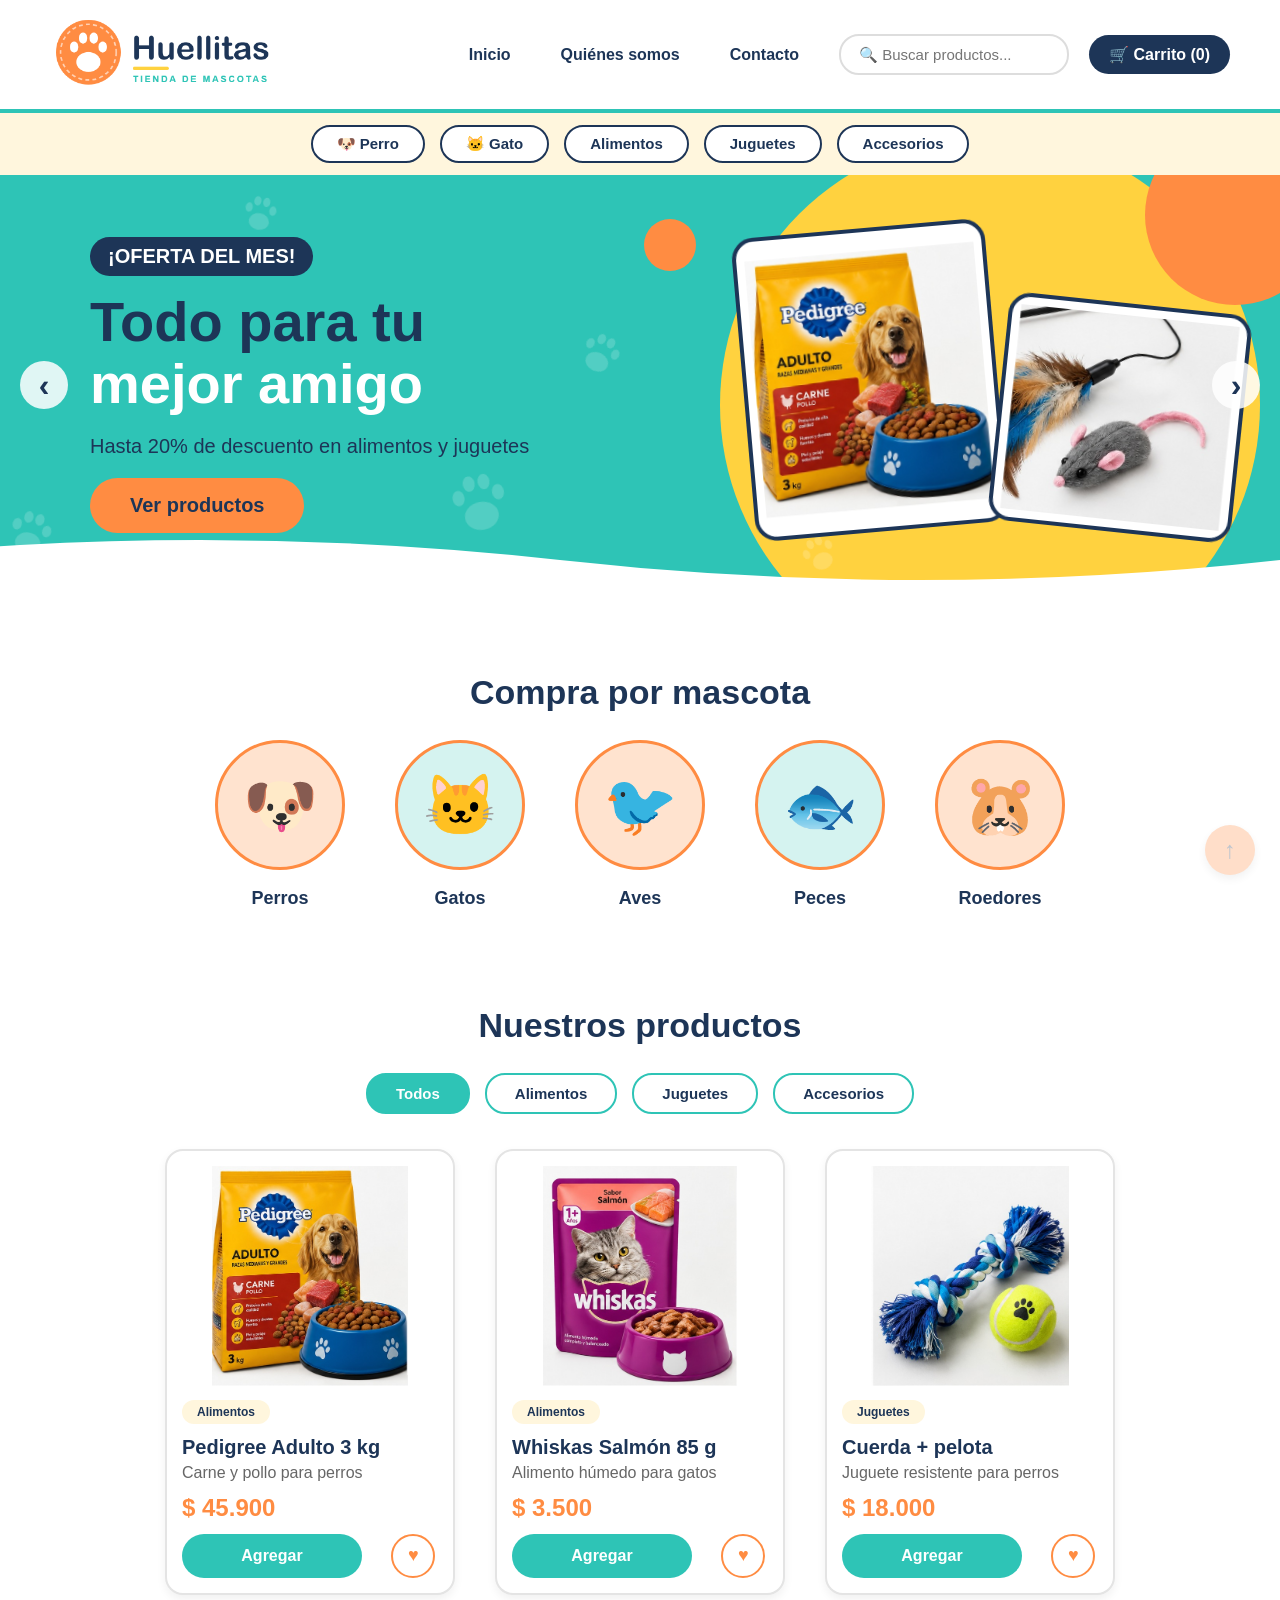
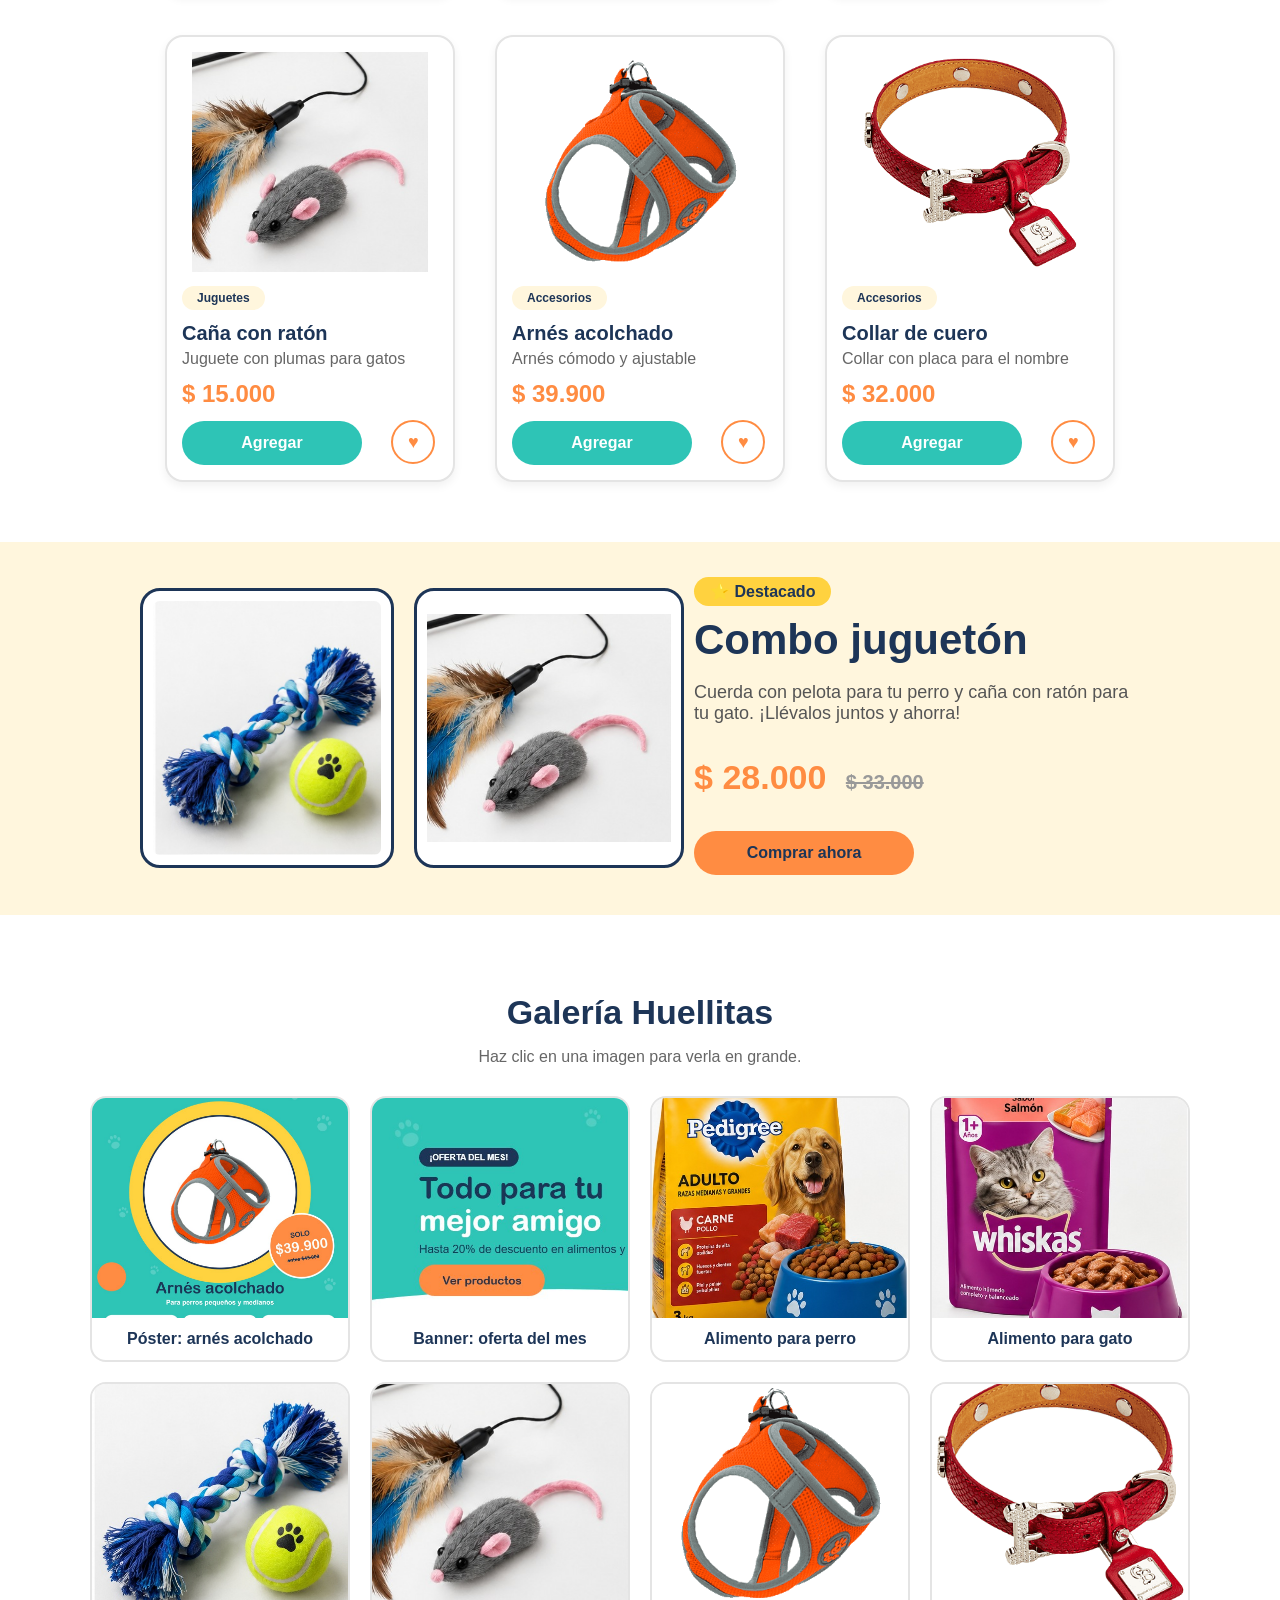
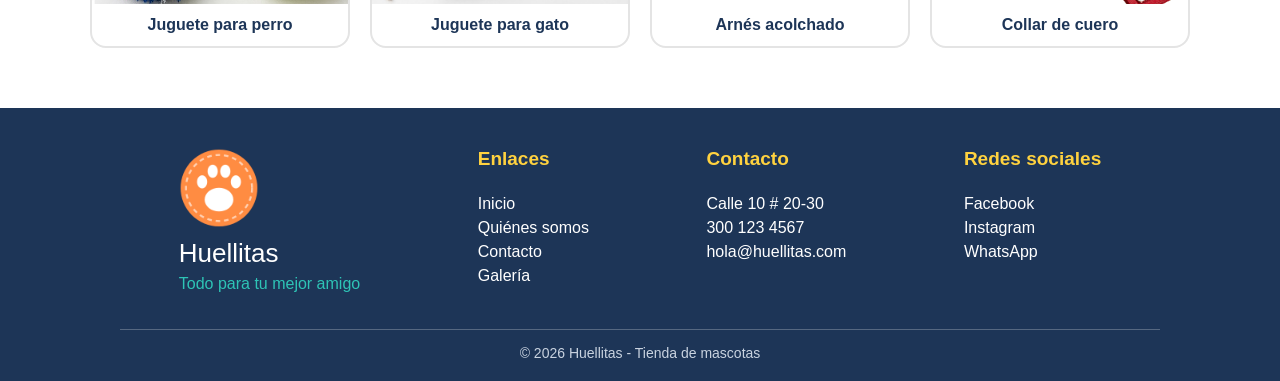
<file: index.html>
<!DOCTYPE html>
<html lang="es">
<head>
    <meta charset="UTF-8">
    <meta name="viewport" content="width=device-width, initial-scale=1.0">
    <title>Huellitas - Tienda de mascotas</title>

    <!-- Icono de la pestaña -->
    <link rel="icon" href="imagenes/logo2.png">

    <!-- Hoja de estilos -->
    <link rel="stylesheet" href="CSS/estilos.css">
</head>
<body>

    <!-- ===== ENCABEZADO ===== -->
    <header class="encabezado">
        <a href="index.html">
            <img src="imagenes/logo1.png" alt="Logo de Huellitas" class="logo">
        </a>

        <!-- Botón hamburguesa (solo se ve en tablet y celular) -->
        <button id="botonMenu" class="boton-menu">☰</button>

        <!-- Menú -->
        <nav id="menu" class="menu">
            <a href="file/inicio.html">Inicio</a>
            <a href="file/quienes-somos.html">Quiénes somos</a>
            <a href="file/contacto.html">Contacto</a>

            <!-- Buscador de productos -->
            <input type="search" id="buscador" class="buscador" placeholder="🔍 Buscar productos..." aria-label="Buscar productos">

            <span class="carrito">🛒 Carrito (<span id="contadorCarrito">0</span>)</span>
        </nav>
    </header>

    <!-- ===== BARRA DE CATEGORÍAS ===== -->
    <nav class="barra-categorias">
        <a href="#productos" class="enlace-categoria" data-categoria="perro">🐶 Perro</a>
        <a href="#productos" class="enlace-categoria" data-categoria="gato">🐱 Gato</a>
        <a href="#productos" class="enlace-categoria" data-categoria="alimentos">Alimentos</a>
        <a href="#productos" class="enlace-categoria" data-categoria="juguetes">Juguetes</a>
        <a href="#productos" class="enlace-categoria" data-categoria="accesorios">Accesorios</a>
    </nav>

    <main>

        <!-- ===== BANNER (con 3 mensajes que cambian con las flechas) ===== -->
        <section class="banner">
            <button id="flechaIzquierda" class="flecha-banner flecha-izquierda" aria-label="Mensaje anterior">‹</button>

            <!-- Mensaje 1 -->
            <div class="banner-texto slide slide-inicial">
                <p class="etiqueta-oferta">¡OFERTA DEL MES!</p>
                <h1>Todo para tu <span>mejor amigo</span></h1>
                <p>Hasta 20% de descuento en alimentos y juguetes</p>
                <a href="#productos" class="boton-banner">Ver productos</a>
            </div>

            <!-- Mensaje 2 -->
            <div class="banner-texto slide">
                <p class="etiqueta-oferta">¡NUEVO!</p>
                <h2>Paseos más <span>cómodos</span></h2>
                <p>Arnés acolchado por solo $ 39.900</p>
                <a href="#foto1" class="boton-banner">Ver póster</a>
            </div>

            <!-- Mensaje 3 -->
            <div class="banner-texto slide">
                <p class="etiqueta-oferta">⭐ COMBO</p>
                <h2>Combo <span>juguetón</span></h2>
                <p>Cuerda + caña con ratón por $ 28.000</p>
                <a href="#destacado" class="boton-banner">Ver combo</a>
            </div>

            <button id="flechaDerecha" class="flecha-banner flecha-derecha" aria-label="Mensaje siguiente">›</button>
        </section>

        <!-- ===== COMPRA POR MASCOTA ===== -->
        <section class="mascotas">
            <h2>Compra por mascota</h2>
            <div class="lista-mascotas">
                <div class="mascota">
                    <div class="circulo-mascota">🐶</div>
                    <p>Perros</p>
                </div>
                <div class="mascota">
                    <div class="circulo-mascota">🐱</div>
                    <p>Gatos</p>
                </div>
                <div class="mascota">
                    <div class="circulo-mascota">🐦</div>
                    <p>Aves</p>
                </div>
                <div class="mascota">
                    <div class="circulo-mascota">🐟</div>
                    <p>Peces</p>
                </div>
                <div class="mascota">
                    <div class="circulo-mascota">🐹</div>
                    <p>Roedores</p>
                </div>
            </div>
        </section>

        <!-- ===== PRODUCTOS ===== -->
        <section id="productos" class="productos">
            <h2>Nuestros productos</h2>

            <!-- Botones para filtrar -->
            <div class="filtros">
                <button class="boton-filtro activo" data-categoria="todos">Todos</button>
                <button class="boton-filtro" data-categoria="alimentos">Alimentos</button>
                <button class="boton-filtro" data-categoria="juguetes">Juguetes</button>
                <button class="boton-filtro" data-categoria="accesorios">Accesorios</button>
            </div>

            <!-- Tarjetas de productos (la 2.ª clase es la categoría y la 3.ª la mascota) -->
            <div class="lista-productos">

                <article class="tarjeta-producto alimentos perro">
                    <img src="imagenes/alimento-perro.jpg" alt="Alimento Pedigree para perro">
                    <span class="categoria">Alimentos</span>
                    <h3>Pedigree Adulto 3 kg</h3>
                    <p>Carne y pollo para perros</p>
                    <p class="precio">$ 45.900</p>
                    <button class="boton-agregar">Agregar</button>
                    <button class="boton-favorito">♥</button>
                </article>

                <article class="tarjeta-producto alimentos gato">
                    <img src="imagenes/alimento-gato.jpg" alt="Alimento Whiskas para gato">
                    <span class="categoria">Alimentos</span>
                    <h3>Whiskas Salmón 85 g</h3>
                    <p>Alimento húmedo para gatos</p>
                    <p class="precio">$ 3.500</p>
                    <button class="boton-agregar">Agregar</button>
                    <button class="boton-favorito">♥</button>
                </article>

                <article class="tarjeta-producto juguetes perro">
                    <img src="imagenes/juguete-perro.jpg" alt="Cuerda y pelota para perro">
                    <span class="categoria">Juguetes</span>
                    <h3>Cuerda + pelota</h3>
                    <p>Juguete resistente para perros</p>
                    <p class="precio">$ 18.000</p>
                    <button class="boton-agregar">Agregar</button>
                    <button class="boton-favorito">♥</button>
                </article>

                <article class="tarjeta-producto juguetes gato">
                    <img src="imagenes/juguete-gato.jpg" alt="Caña con ratón para gato">
                    <span class="categoria">Juguetes</span>
                    <h3>Caña con ratón</h3>
                    <p>Juguete con plumas para gatos</p>
                    <p class="precio">$ 15.000</p>
                    <button class="boton-agregar">Agregar</button>
                    <button class="boton-favorito">♥</button>
                </article>

                <article class="tarjeta-producto accesorios perro">
                    <img src="imagenes/accesorio-arnes.png" alt="Arnés naranja para perro">
                    <span class="categoria">Accesorios</span>
                    <h3>Arnés acolchado</h3>
                    <p>Arnés cómodo y ajustable</p>
                    <p class="precio">$ 39.900</p>
                    <button class="boton-agregar">Agregar</button>
                    <button class="boton-favorito">♥</button>
                </article>

                <article class="tarjeta-producto accesorios perro">
                    <img src="imagenes/accesorio-collar.png" alt="Collar rojo de cuero">
                    <span class="categoria">Accesorios</span>
                    <h3>Collar de cuero</h3>
                    <p>Collar con placa para el nombre</p>
                    <p class="precio">$ 32.000</p>
                    <button class="boton-agregar">Agregar</button>
                    <button class="boton-favorito">♥</button>
                </article>

            </div>

            <!-- Mensaje que aparece si el buscador no encuentra nada -->
            <p id="sinResultados" class="sin-resultados">😿 No encontramos productos con ese nombre.</p>
        </section>

        <!-- ===== PRODUCTO DESTACADO ===== -->
        <section id="destacado" class="destacado">
            <div class="destacado-imagenes">
                <img src="imagenes/juguete-perro.jpg" alt="Cuerda y pelota">
                <img src="imagenes/juguete-gato.jpg" alt="Caña con ratón">
            </div>
            <div class="destacado-texto">
                <span class="etiqueta-destacado">⭐ Destacado</span>
                <h2>Combo juguetón</h2>
                <p>Cuerda con pelota para tu perro y caña con ratón para tu gato.
                   ¡Llévalos juntos y ahorra!</p>
                <p class="precio">$ 28.000 <span class="precio-antes">$ 33.000</span></p>
                <button class="boton-agregar boton-comprar">Comprar ahora</button>
            </div>
        </section>

        <!-- ===== GALERÍA DE IMÁGENES ===== -->
        <section id="galeria" class="galeria">
            <h2>Galería Huellitas</h2>
            <p>Haz clic en una imagen para verla en grande.</p>

            <!-- Miniaturas: cada una es un enlace a su ventana (#foto1, #foto2...) -->
            <div class="lista-galeria">
                <a href="#foto1" class="miniatura">
                    <figure>
                        <img src="imagenes/poster.jpg" alt="Póster del arnés acolchado">
                        <figcaption>Póster: arnés acolchado</figcaption>
                    </figure>
                </a>
                <a href="#foto2" class="miniatura">
                    <figure>
                        <img src="imagenes/banner-completo.jpg" alt="Banner de la oferta del mes" class="imagen-ancha">
                        <figcaption>Banner: oferta del mes</figcaption>
                    </figure>
                </a>
                <a href="#foto3" class="miniatura">
                    <figure>
                        <img src="imagenes/alimento-perro.jpg" alt="Alimento para perro">
                        <figcaption>Alimento para perro</figcaption>
                    </figure>
                </a>
                <a href="#foto4" class="miniatura">
                    <figure>
                        <img src="imagenes/alimento-gato.jpg" alt="Alimento para gato">
                        <figcaption>Alimento para gato</figcaption>
                    </figure>
                </a>
                <a href="#foto5" class="miniatura">
                    <figure>
                        <img src="imagenes/juguete-perro.jpg" alt="Juguete para perro">
                        <figcaption>Juguete para perro</figcaption>
                    </figure>
                </a>
                <a href="#foto6" class="miniatura">
                    <figure>
                        <img src="imagenes/juguete-gato.jpg" alt="Juguete para gato">
                        <figcaption>Juguete para gato</figcaption>
                    </figure>
                </a>
                <a href="#foto7" class="miniatura">
                    <figure>
                        <img src="imagenes/accesorio-arnes.png" alt="Arnés acolchado">
                        <figcaption>Arnés acolchado</figcaption>
                    </figure>
                </a>
                <a href="#foto8" class="miniatura">
                    <figure>
                        <img src="imagenes/accesorio-collar.png" alt="Collar de cuero">
                        <figcaption>Collar de cuero</figcaption>
                    </figure>
                </a>
            </div>
        </section>

    </main>

    <!-- ===== LIGHTBOX (solo HTML y CSS) =====
         Cada ventana está oculta. Cuando la dirección termina en #foto1,
         el CSS (:target) muestra la ventana con id="foto1". -->
    <div id="foto1" class="lightbox">
        <a href="#galeria" class="lightbox-fondo" aria-label="Cerrar"></a>
        <figure class="lightbox-contenido">
            <img src="imagenes/poster.jpg" alt="Póster del arnés acolchado">
            <figcaption>Póster: arnés acolchado</figcaption>
        </figure>
        <a href="#galeria" class="lightbox-cerrar" aria-label="Cerrar">✕</a>
        <a href="#foto8" class="lightbox-flecha anterior" aria-label="Anterior">‹</a>
        <a href="#foto2" class="lightbox-flecha siguiente" aria-label="Siguiente">›</a>
    </div>

    <div id="foto2" class="lightbox">
        <a href="#galeria" class="lightbox-fondo" aria-label="Cerrar"></a>
        <figure class="lightbox-contenido">
            <img src="imagenes/banner-completo.jpg" alt="Banner de la oferta del mes">
            <figcaption>Banner: oferta del mes</figcaption>
        </figure>
        <a href="#galeria" class="lightbox-cerrar" aria-label="Cerrar">✕</a>
        <a href="#foto1" class="lightbox-flecha anterior" aria-label="Anterior">‹</a>
        <a href="#foto3" class="lightbox-flecha siguiente" aria-label="Siguiente">›</a>
    </div>

    <div id="foto3" class="lightbox">
        <a href="#galeria" class="lightbox-fondo" aria-label="Cerrar"></a>
        <figure class="lightbox-contenido">
            <img src="imagenes/alimento-perro.jpg" alt="Alimento para perro">
            <figcaption>Alimento para perro</figcaption>
        </figure>
        <a href="#galeria" class="lightbox-cerrar" aria-label="Cerrar">✕</a>
        <a href="#foto2" class="lightbox-flecha anterior" aria-label="Anterior">‹</a>
        <a href="#foto4" class="lightbox-flecha siguiente" aria-label="Siguiente">›</a>
    </div>

    <div id="foto4" class="lightbox">
        <a href="#galeria" class="lightbox-fondo" aria-label="Cerrar"></a>
        <figure class="lightbox-contenido">
            <img src="imagenes/alimento-gato.jpg" alt="Alimento para gato">
            <figcaption>Alimento para gato</figcaption>
        </figure>
        <a href="#galeria" class="lightbox-cerrar" aria-label="Cerrar">✕</a>
        <a href="#foto3" class="lightbox-flecha anterior" aria-label="Anterior">‹</a>
        <a href="#foto5" class="lightbox-flecha siguiente" aria-label="Siguiente">›</a>
    </div>

    <div id="foto5" class="lightbox">
        <a href="#galeria" class="lightbox-fondo" aria-label="Cerrar"></a>
        <figure class="lightbox-contenido">
            <img src="imagenes/juguete-perro.jpg" alt="Juguete para perro">
            <figcaption>Juguete para perro</figcaption>
        </figure>
        <a href="#galeria" class="lightbox-cerrar" aria-label="Cerrar">✕</a>
        <a href="#foto4" class="lightbox-flecha anterior" aria-label="Anterior">‹</a>
        <a href="#foto6" class="lightbox-flecha siguiente" aria-label="Siguiente">›</a>
    </div>

    <div id="foto6" class="lightbox">
        <a href="#galeria" class="lightbox-fondo" aria-label="Cerrar"></a>
        <figure class="lightbox-contenido">
            <img src="imagenes/juguete-gato.jpg" alt="Juguete para gato">
            <figcaption>Juguete para gato</figcaption>
        </figure>
        <a href="#galeria" class="lightbox-cerrar" aria-label="Cerrar">✕</a>
        <a href="#foto5" class="lightbox-flecha anterior" aria-label="Anterior">‹</a>
        <a href="#foto7" class="lightbox-flecha siguiente" aria-label="Siguiente">›</a>
    </div>

    <div id="foto7" class="lightbox">
        <a href="#galeria" class="lightbox-fondo" aria-label="Cerrar"></a>
        <figure class="lightbox-contenido">
            <img src="imagenes/accesorio-arnes.png" alt="Arnés acolchado">
            <figcaption>Arnés acolchado</figcaption>
        </figure>
        <a href="#galeria" class="lightbox-cerrar" aria-label="Cerrar">✕</a>
        <a href="#foto6" class="lightbox-flecha anterior" aria-label="Anterior">‹</a>
        <a href="#foto8" class="lightbox-flecha siguiente" aria-label="Siguiente">›</a>
    </div>

    <div id="foto8" class="lightbox">
        <a href="#galeria" class="lightbox-fondo" aria-label="Cerrar"></a>
        <figure class="lightbox-contenido">
            <img src="imagenes/accesorio-collar.png" alt="Collar de cuero">
            <figcaption>Collar de cuero</figcaption>
        </figure>
        <a href="#galeria" class="lightbox-cerrar" aria-label="Cerrar">✕</a>
        <a href="#foto7" class="lightbox-flecha anterior" aria-label="Anterior">‹</a>
        <a href="#foto1" class="lightbox-flecha siguiente" aria-label="Siguiente">›</a>
    </div>

    <!-- ===== FOOTER ===== -->
    <footer class="footer">
        <div class="footer-columna">
            <img src="imagenes/logo2.png" alt="Huella de Huellitas" class="logo-footer">
            <p class="footer-nombre">Huellitas</p>
            <p class="footer-lema">Todo para tu mejor amigo</p>
        </div>
        <div class="footer-columna">
            <h4>Enlaces</h4>
            <a href="file/inicio.html">Inicio</a>
            <a href="file/quienes-somos.html">Quiénes somos</a>
            <a href="file/contacto.html">Contacto</a>
            <a href="#galeria">Galería</a>
        </div>
        <div class="footer-columna">
            <h4>Contacto</h4>
            <p>Calle 10 # 20-30</p>
            <p>300 123 4567</p>
            <p>hola@huellitas.com</p>
        </div>
        <div class="footer-columna">
            <h4>Redes sociales</h4>
            <p>Facebook</p>
            <p>Instagram</p>
            <p>WhatsApp</p>
        </div>
        <p class="copyright">© 2026 Huellitas - Tienda de mascotas</p>
    </footer>

    <!-- Botón para volver arriba -->
    <button id="botonArriba" class="boton-arriba">↑</button>

    <!-- Scripts: primero jQuery y después nuestro código -->
    <script src="js/jquery.min.js"></script>
    <script src="js/script.js"></script>
</body>
</html>
</file>
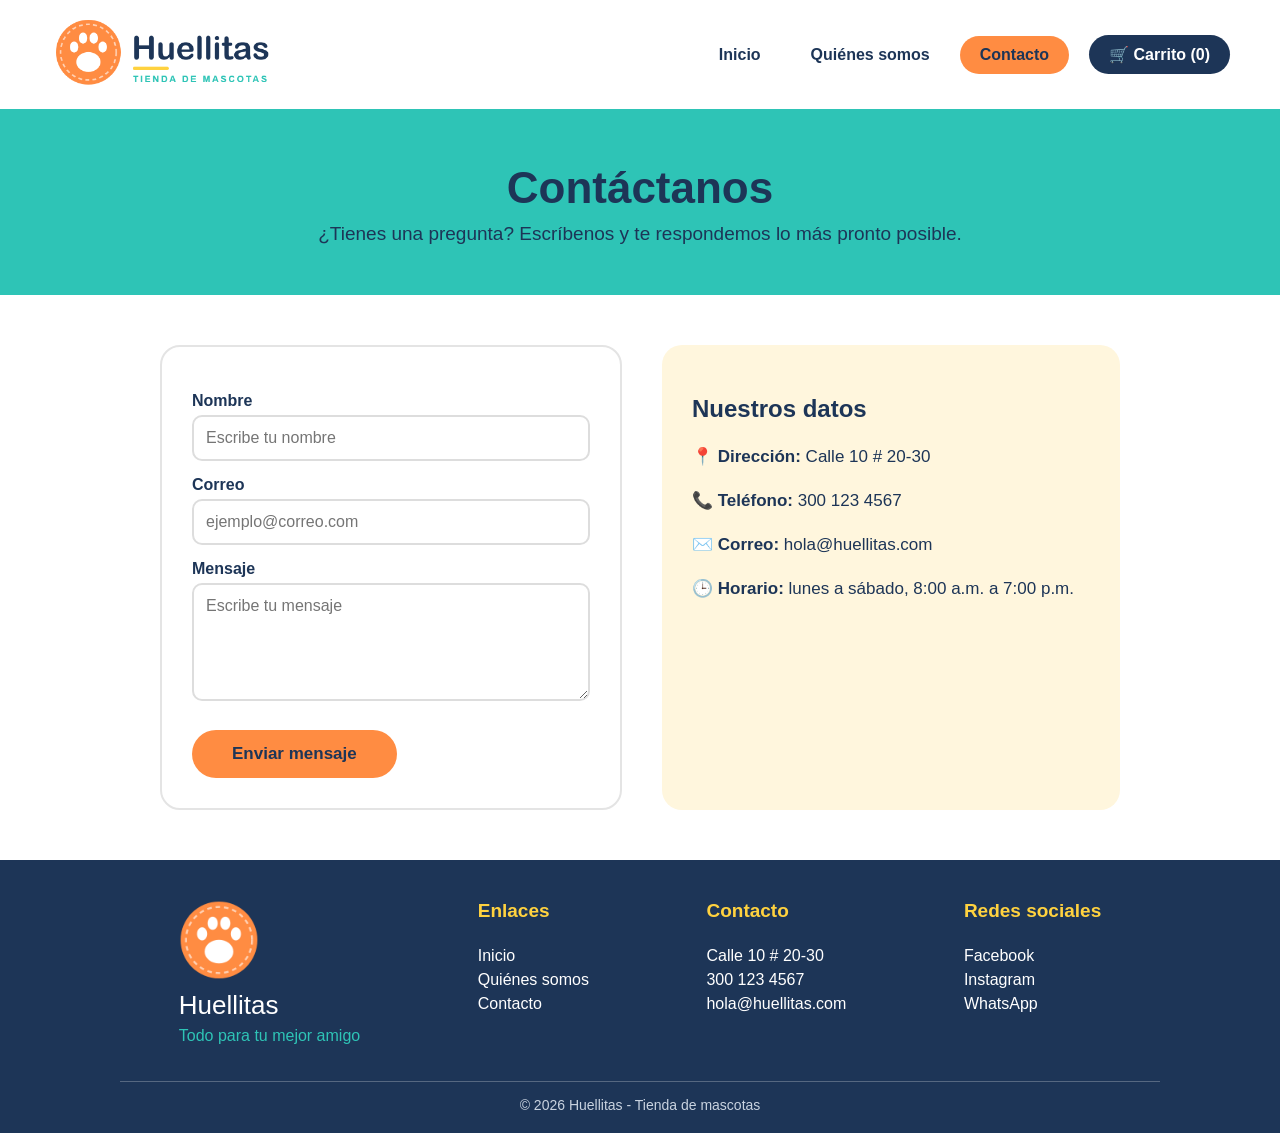
<file: file/contacto.html>
<!DOCTYPE html>
<html lang="es">
<head>
    <meta charset="UTF-8">
    <meta name="viewport" content="width=device-width, initial-scale=1.0">
    <title>Contacto - Huellitas</title>

    <!-- Icono de la pestaña -->
    <link rel="icon" href="../imagenes/logo2.png">

    <!-- Hoja de estilos -->
    <link rel="stylesheet" href="../CSS/estilos.css">
</head>
<body>

    <!-- ===== ENCABEZADO ===== -->
    <header class="encabezado">
        <a href="../index.html">
            <img src="../imagenes/logo1.png" alt="Logo de Huellitas" class="logo">
        </a>

        <button id="botonMenu" class="boton-menu">☰</button>

        <nav id="menu" class="menu">
            <a href="inicio.html">Inicio</a>
            <a href="quienes-somos.html">Quiénes somos</a>
            <a href="contacto.html" class="activo">Contacto</a>
            <span class="carrito">🛒 Carrito (<span id="contadorCarrito">0</span>)</span>
        </nav>
    </header>

    <!-- Contenido principal de la página -->
    <main>

    <!-- ===== TÍTULO DE LA PÁGINA ===== -->
    <section class="titulo-pagina">
        <h1>Contáctanos</h1>
        <p>¿Tienes una pregunta? Escríbenos y te respondemos lo más pronto posible.</p>
    </section>

    <!-- ===== CONTACTO ===== -->
    <section class="contacto">

        <!-- Formulario -->
        <!-- novalidate: la validación la hacemos con jQuery para mostrar mensajes en español -->
        <form id="formularioContacto" class="formulario" action="#" method="post" novalidate>
            <label for="nombre">Nombre</label>
            <input type="text" id="nombre" name="nombre" placeholder="Escribe tu nombre" autocomplete="name" required>
            <p class="error" id="errorNombre"></p>

            <label for="correo">Correo</label>
            <input type="email" id="correo" name="correo" placeholder="ejemplo@correo.com" autocomplete="email" required>
            <p class="error" id="errorCorreo"></p>

            <label for="mensaje">Mensaje</label>
            <textarea id="mensaje" name="mensaje" rows="5" placeholder="Escribe tu mensaje" minlength="10" maxlength="500" required></textarea>
            <p class="error" id="errorMensaje"></p>

            <button type="submit" id="botonEnviar" class="boton-enviar">Enviar mensaje</button>

            <!-- Este mensaje está oculto y aparece con jQuery -->
            <p id="mensajeEnviado" class="mensaje-enviado">✅ ¡Gracias! Tu mensaje fue enviado.</p>
        </form>

        <!-- Datos de contacto -->
        <div class="datos-contacto">
            <h2>Nuestros datos</h2>
            <p>📍 <strong>Dirección:</strong> Calle 10 # 20-30</p>
            <p>📞 <strong>Teléfono:</strong> 300 123 4567</p>
            <p>✉️ <strong>Correo:</strong> hola@huellitas.com</p>
            <p>🕒 <strong>Horario:</strong> lunes a sábado, 8:00 a.m. a 7:00 p.m.</p>
        </div>

    </section>

    </main>

    <!-- ===== FOOTER ===== -->
    <footer class="footer">
        <div class="footer-columna">
            <img src="../imagenes/logo2.png" alt="Huella de Huellitas" class="logo-footer">
            <p class="footer-nombre">Huellitas</p>
            <p class="footer-lema">Todo para tu mejor amigo</p>
        </div>
        <div class="footer-columna">
            <h4>Enlaces</h4>
            <a href="inicio.html">Inicio</a>
            <a href="quienes-somos.html">Quiénes somos</a>
            <a href="contacto.html">Contacto</a>
        </div>
        <div class="footer-columna">
            <h4>Contacto</h4>
            <p>Calle 10 # 20-30</p>
            <p>300 123 4567</p>
            <p>hola@huellitas.com</p>
        </div>
        <div class="footer-columna">
            <h4>Redes sociales</h4>
            <p>Facebook</p>
            <p>Instagram</p>
            <p>WhatsApp</p>
        </div>
        <p class="copyright">© 2026 Huellitas - Tienda de mascotas</p>
    </footer>

    <!-- Botón para volver arriba -->
    <button id="botonArriba" class="boton-arriba">↑</button>

    <!-- Scripts -->
    <script src="../js/jquery.min.js"></script>
    <script src="../js/script.js"></script>
</body>
</html>
</file>
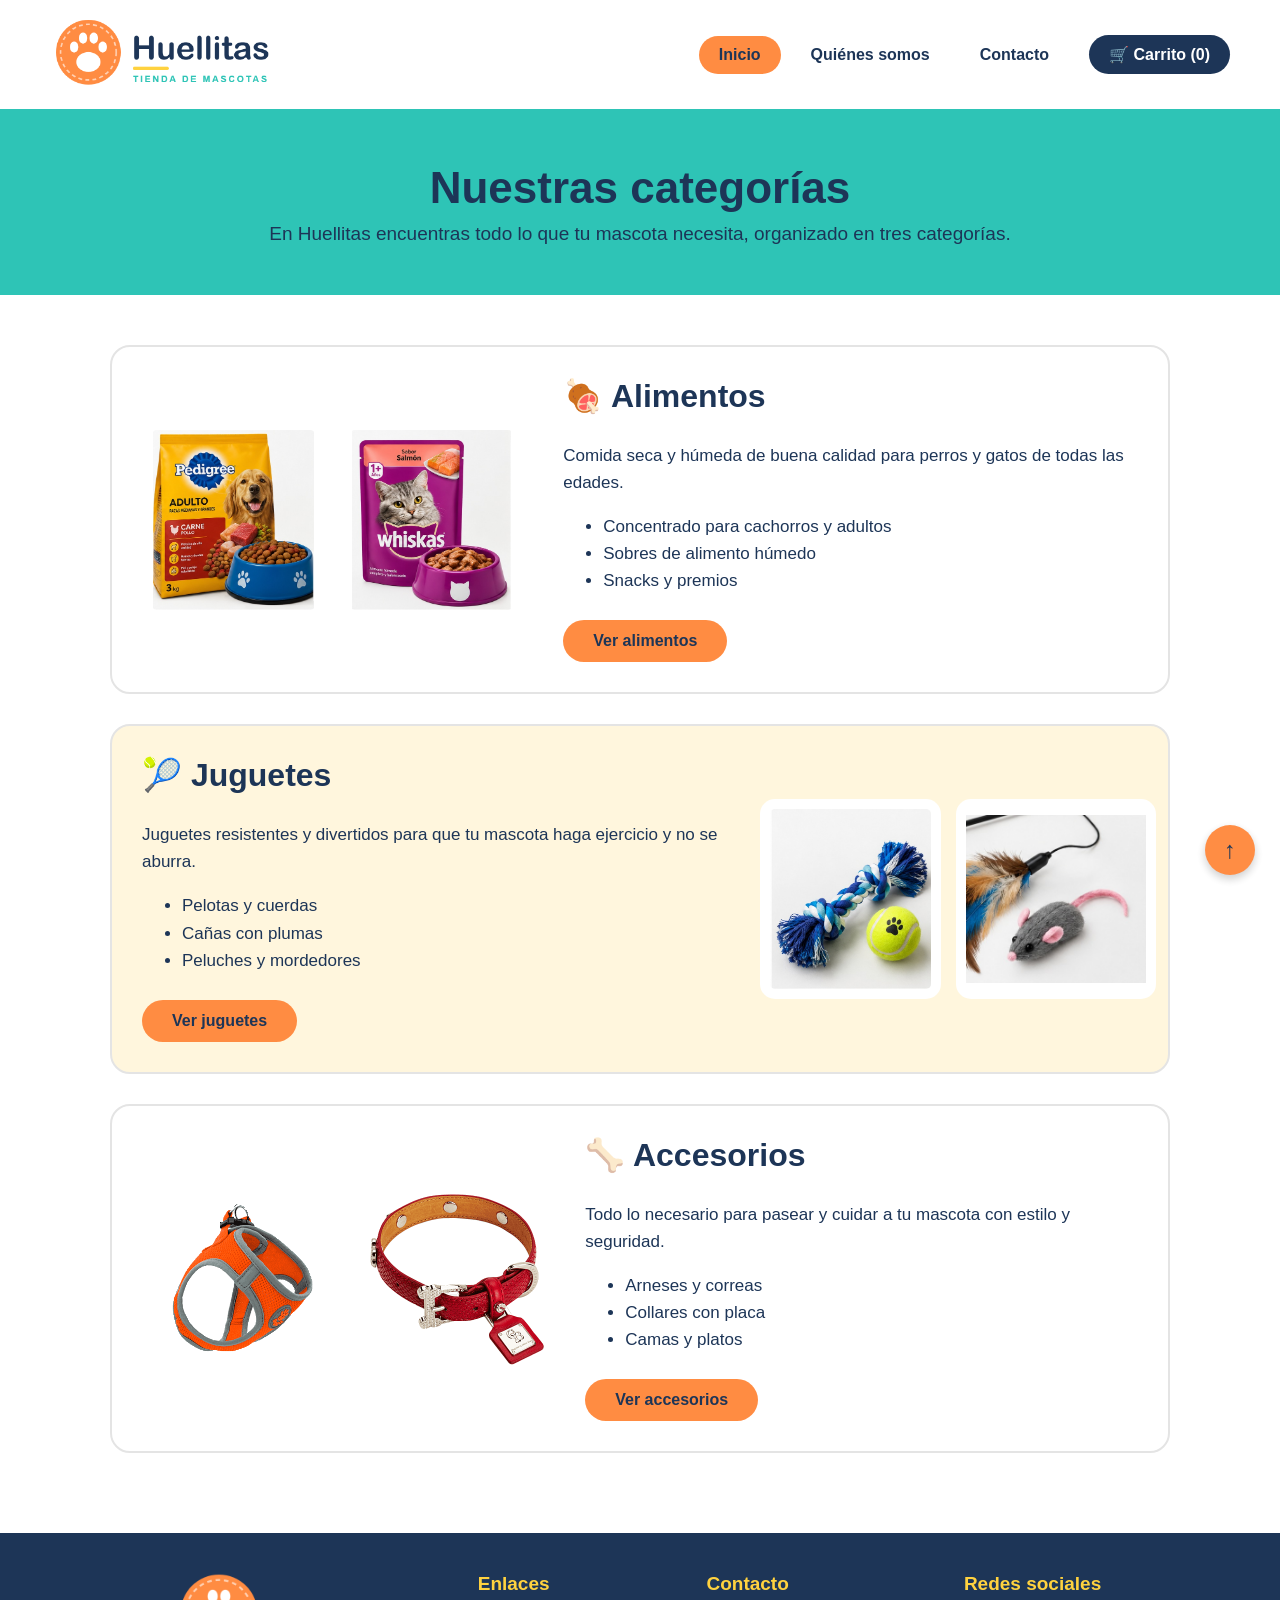
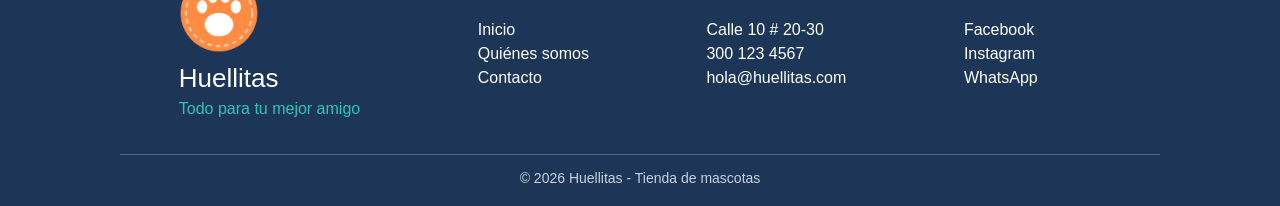
<file: file/inicio.html>
<!DOCTYPE html>
<html lang="es">
<head>
    <meta charset="UTF-8">
    <meta name="viewport" content="width=device-width, initial-scale=1.0">
    <title>Inicio - Huellitas</title>

    <!-- Icono de la pestaña (con ../ porque estamos dentro de "file") -->
    <link rel="icon" href="../imagenes/logo2.png">

    <!-- Hoja de estilos -->
    <link rel="stylesheet" href="../CSS/estilos.css">
</head>
<body>

    <!-- ===== ENCABEZADO ===== -->
    <header class="encabezado">
        <a href="../index.html">
            <img src="../imagenes/logo1.png" alt="Logo de Huellitas" class="logo">
        </a>

        <button id="botonMenu" class="boton-menu">☰</button>

        <nav id="menu" class="menu">
            <a href="inicio.html" class="activo">Inicio</a>
            <a href="quienes-somos.html">Quiénes somos</a>
            <a href="contacto.html">Contacto</a>
            <span class="carrito">🛒 Carrito (<span id="contadorCarrito">0</span>)</span>
        </nav>
    </header>

    <!-- Contenido principal de la página -->
    <main>

    <!-- ===== TÍTULO DE LA PÁGINA ===== -->
    <section class="titulo-pagina">
        <h1>Nuestras categorías</h1>
        <p>En Huellitas encuentras todo lo que tu mascota necesita, organizado en tres categorías.</p>
    </section>

    <!-- ===== CATEGORÍAS ===== -->
    <section class="categorias">

        <!-- Categoría 1: Alimentos -->
        <div class="categoria-bloque">
            <div class="categoria-imagenes">
                <img src="../imagenes/alimento-perro.jpg" alt="Alimento para perro">
                <img src="../imagenes/alimento-gato.jpg" alt="Alimento para gato">
            </div>
            <div class="categoria-texto">
                <h2>🍖 Alimentos</h2>
                <p>Comida seca y húmeda de buena calidad para perros y gatos de todas las edades.</p>
                <ul>
                    <li>Concentrado para cachorros y adultos</li>
                    <li>Sobres de alimento húmedo</li>
                    <li>Snacks y premios</li>
                </ul>
                <a href="../index.html#productos" class="boton-banner">Ver alimentos</a>
            </div>
        </div>

        <!-- Categoría 2: Juguetes -->
        <div class="categoria-bloque">
            <div class="categoria-imagenes">
                <img src="../imagenes/juguete-perro.jpg" alt="Juguete para perro">
                <img src="../imagenes/juguete-gato.jpg" alt="Juguete para gato">
            </div>
            <div class="categoria-texto">
                <h2>🎾 Juguetes</h2>
                <p>Juguetes resistentes y divertidos para que tu mascota haga ejercicio y no se aburra.</p>
                <ul>
                    <li>Pelotas y cuerdas</li>
                    <li>Cañas con plumas</li>
                    <li>Peluches y mordedores</li>
                </ul>
                <a href="../index.html#productos" class="boton-banner">Ver juguetes</a>
            </div>
        </div>

        <!-- Categoría 3: Accesorios -->
        <div class="categoria-bloque">
            <div class="categoria-imagenes">
                <img src="../imagenes/accesorio-arnes.png" alt="Arnés para perro">
                <img src="../imagenes/accesorio-collar.png" alt="Collar de cuero">
            </div>
            <div class="categoria-texto">
                <h2>🦴 Accesorios</h2>
                <p>Todo lo necesario para pasear y cuidar a tu mascota con estilo y seguridad.</p>
                <ul>
                    <li>Arneses y correas</li>
                    <li>Collares con placa</li>
                    <li>Camas y platos</li>
                </ul>
                <a href="../index.html#productos" class="boton-banner">Ver accesorios</a>
            </div>
        </div>

    </section>

    </main>

    <!-- ===== FOOTER ===== -->
    <footer class="footer">
        <div class="footer-columna">
            <img src="../imagenes/logo2.png" alt="Huella de Huellitas" class="logo-footer">
            <p class="footer-nombre">Huellitas</p>
            <p class="footer-lema">Todo para tu mejor amigo</p>
        </div>
        <div class="footer-columna">
            <h4>Enlaces</h4>
            <a href="inicio.html">Inicio</a>
            <a href="quienes-somos.html">Quiénes somos</a>
            <a href="contacto.html">Contacto</a>
        </div>
        <div class="footer-columna">
            <h4>Contacto</h4>
            <p>Calle 10 # 20-30</p>
            <p>300 123 4567</p>
            <p>hola@huellitas.com</p>
        </div>
        <div class="footer-columna">
            <h4>Redes sociales</h4>
            <p>Facebook</p>
            <p>Instagram</p>
            <p>WhatsApp</p>
        </div>
        <p class="copyright">© 2026 Huellitas - Tienda de mascotas</p>
    </footer>

    <!-- Botón para volver arriba -->
    <button id="botonArriba" class="boton-arriba">↑</button>

    <!-- Scripts (con ../ porque estamos dentro de "file") -->
    <script src="../js/jquery.min.js"></script>
    <script src="../js/script.js"></script>
</body>
</html>
</file>
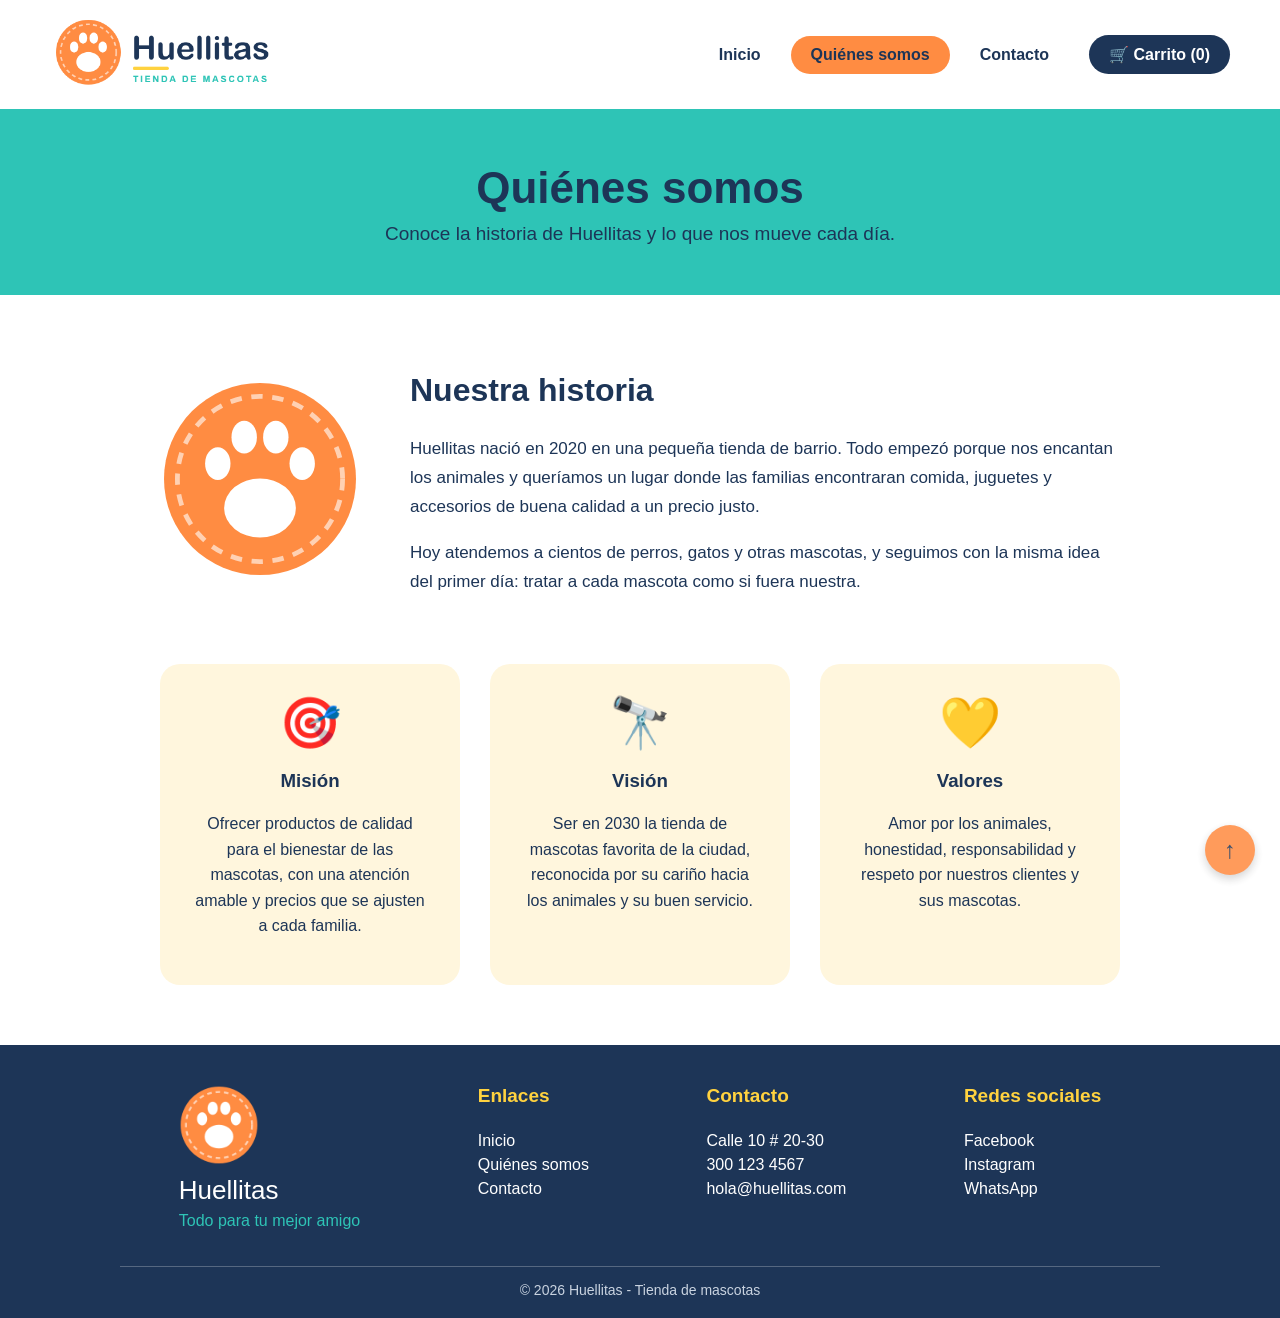
<file: file/quienes-somos.html>
<!DOCTYPE html>
<html lang="es">
<head>
    <meta charset="UTF-8">
    <meta name="viewport" content="width=device-width, initial-scale=1.0">
    <title>Quiénes somos - Huellitas</title>

    <!-- Icono de la pestaña -->
    <link rel="icon" href="../imagenes/logo2.png">

    <!-- Hoja de estilos -->
    <link rel="stylesheet" href="../CSS/estilos.css">
</head>
<body>

    <!-- ===== ENCABEZADO ===== -->
    <header class="encabezado">
        <a href="../index.html">
            <img src="../imagenes/logo1.png" alt="Logo de Huellitas" class="logo">
        </a>

        <button id="botonMenu" class="boton-menu">☰</button>

        <nav id="menu" class="menu">
            <a href="inicio.html">Inicio</a>
            <a href="quienes-somos.html" class="activo">Quiénes somos</a>
            <a href="contacto.html">Contacto</a>
            <span class="carrito">🛒 Carrito (<span id="contadorCarrito">0</span>)</span>
        </nav>
    </header>

    <!-- Contenido principal de la página -->
    <main>

    <!-- ===== TÍTULO DE LA PÁGINA ===== -->
    <section class="titulo-pagina">
        <h1>Quiénes somos</h1>
        <p>Conoce la historia de Huellitas y lo que nos mueve cada día.</p>
    </section>

    <!-- ===== HISTORIA ===== -->
    <section class="historia">
        <img src="../imagenes/logo2.png" alt="Huella de Huellitas" class="historia-imagen">
        <div class="historia-texto">
            <h2>Nuestra historia</h2>
            <p>Huellitas nació en 2020 en una pequeña tienda de barrio. Todo empezó porque
               nos encantan los animales y queríamos un lugar donde las familias encontraran
               comida, juguetes y accesorios de buena calidad a un precio justo.</p>
            <p>Hoy atendemos a cientos de perros, gatos y otras mascotas, y seguimos con
               la misma idea del primer día: tratar a cada mascota como si fuera nuestra.</p>
        </div>
    </section>

    <!-- ===== MISIÓN, VISIÓN Y VALORES ===== -->
    <section class="mision-vision">

        <div class="caja-info">
            <div class="icono-info">🎯</div>
            <h3>Misión</h3>
            <p>Ofrecer productos de calidad para el bienestar de las mascotas, con una
               atención amable y precios que se ajusten a cada familia.</p>
        </div>

        <div class="caja-info">
            <div class="icono-info">🔭</div>
            <h3>Visión</h3>
            <p>Ser en 2030 la tienda de mascotas favorita de la ciudad, reconocida por
               su cariño hacia los animales y su buen servicio.</p>
        </div>

        <div class="caja-info">
            <div class="icono-info">💛</div>
            <h3>Valores</h3>
            <p>Amor por los animales, honestidad, responsabilidad y respeto por
               nuestros clientes y sus mascotas.</p>
        </div>

    </section>

    </main>

    <!-- ===== FOOTER ===== -->
    <footer class="footer">
        <div class="footer-columna">
            <img src="../imagenes/logo2.png" alt="Huella de Huellitas" class="logo-footer">
            <p class="footer-nombre">Huellitas</p>
            <p class="footer-lema">Todo para tu mejor amigo</p>
        </div>
        <div class="footer-columna">
            <h4>Enlaces</h4>
            <a href="inicio.html">Inicio</a>
            <a href="quienes-somos.html">Quiénes somos</a>
            <a href="contacto.html">Contacto</a>
        </div>
        <div class="footer-columna">
            <h4>Contacto</h4>
            <p>Calle 10 # 20-30</p>
            <p>300 123 4567</p>
            <p>hola@huellitas.com</p>
        </div>
        <div class="footer-columna">
            <h4>Redes sociales</h4>
            <p>Facebook</p>
            <p>Instagram</p>
            <p>WhatsApp</p>
        </div>
        <p class="copyright">© 2026 Huellitas - Tienda de mascotas</p>
    </footer>

    <!-- Botón para volver arriba -->
    <button id="botonArriba" class="boton-arriba">↑</button>

    <!-- Scripts -->
    <script src="../js/jquery.min.js"></script>
    <script src="../js/script.js"></script>
</body>
</html>
</file>
<file: CSS/estilos.css>
/* =========================================
   ESTILOS DE LA TIENDA HUELLITAS
   Colores:
   Naranja   #FF8C42
   Turquesa  #2EC4B6
   Amarillo  #FFD23F
   Azul      #1D3557
   Crema     #FFF6DD (fondo suave)
   ========================================= */


/* ===== GENERAL ===== */
* {
    box-sizing: border-box;
}

body { /* Se quita el margen predeterminado del navegador */
    margin: 0;
    font-family: Arial, Helvetica, sans-serif;
    color: #1D3557;
    background-color: #FFFFFF;
}

h1, h2, h3 { 
    font-family: "Arial Rounded MT Bold", Arial, sans-serif;
}

img {
    max-width: 100%;
}

a {
    text-decoration: none;
}


/* ===== ENCABEZADO ===== */
.encabezado {
    display: flex;
    justify-content: space-between;
    align-items: center;
    padding: 15px 50px;
    background-color: #FFFFFF;
    border-bottom: 4px solid #2EC4B6;
}

.logo {
    height: 75px;
}

/* El botón hamburguesa está oculto en computador */
.boton-menu {
    display: none;
    font-size: 30px;
    background-color: #FFFFFF;
    color: #1D3557;
    border: 2px solid #1D3557;
    border-radius: 10px;
    padding: 2px 12px;
    cursor: pointer;
}


/* ===== MENÚ ===== */
.menu {
    display: flex;
    align-items: center;
    gap: 10px;
}

.menu a {
    color: #1D3557;
    font-weight: bold;
    padding: 10px 20px;
    border-radius: 20px;
}

.menu a:hover,
.menu a.activo {
    background-color: #FF8C42;
}

.carrito {
    background-color: #1D3557;
    color: #FFFFFF;
    font-weight: bold;
    padding: 10px 20px;
    border-radius: 20px;
    margin-left: 10px;
}


/* ===== BUSCADOR ===== */
.buscador {
    margin-left: 10px;
    width: 230px;
    padding: 10px 18px;
    border: 2px solid #DDDDDD;
    border-radius: 20px;
    font-family: Arial, Helvetica, sans-serif;
    font-size: 15px;
}

.buscador:focus {
    border-color: #2EC4B6;
    outline: none;
}

/* Mensaje cuando el buscador no encuentra nada (jQuery lo muestra) */
.sin-resultados {
    display: none;
    color: #666666;
    font-size: 18px;
    margin-top: 25px;
}


/* ===== BARRA DE CATEGORÍAS ===== */
.barra-categorias {
    display: flex;
    flex-wrap: wrap;
    justify-content: center;
    gap: 15px;
    background-color: #FFF6DD;
    padding: 12px 20px;
}

.enlace-categoria {
    background-color: #FFFFFF;
    color: #1D3557;
    border: 2px solid #1D3557;
    border-radius: 20px;
    padding: 8px 24px;
    font-size: 15px;
    font-weight: bold;
}

.enlace-categoria:hover {
    background-color: #FFD23F;
}


/* ===== BANNER ===== */
.banner {
    background-color: #2EC4B6;
    background-image: url("../imagenes/banner.png");
    background-repeat: no-repeat;
    background-position: right center;
    background-size: cover;
    min-height: 420px;
    display: flex;
    align-items: center;
    padding: 0 90px;
    position: relative;   /* para ubicar las flechas encima */
}

/* Los mensajes del banner: solo se ve el primero, jQuery cambia los demás */
.slide {
    display: none;
}

.slide-inicial {
    display: block;
}

/* Flechas del banner */
.flecha-banner {
    position: absolute;
    top: 50%;
    transform: translateY(-50%);
    width: 48px;
    height: 48px;
    border-radius: 50%;
    border: none;
    background-color: rgba(255, 255, 255, 0.85);
    color: #1D3557;
    font-size: 32px;
    font-weight: bold;
    line-height: 1;
    cursor: pointer;
    z-index: 2;
}

.flecha-banner:hover {
    background-color: #FFD23F;
}

.flecha-izquierda {
    left: 20px;
}

.flecha-derecha {
    right: 20px;
}

.etiqueta-oferta {
    display: inline-block;
    background-color: #1D3557;
    color: #FFFFFF;
    font-weight: bold;
    padding: 8px 18px;
    border-radius: 20px;
    margin: 0;
}

.banner h1,
.banner h2 {
    font-size: 56px;
    margin: 15px 0 10px 0;
    line-height: 1.1;
}

/* La segunda línea del título va en blanco */
.banner h1 span,
.banner h2 span {
    display: block;
    color: #FFFFFF;
}

.banner-texto p {
    font-size: 20px;
}

.boton-banner {
    display: inline-block;
    background-color: #FF8C42;
    color: #1D3557;
    font-weight: bold;
    font-size: 20px;
    padding: 16px 40px;
    border-radius: 30px;
}

.boton-banner:hover {
    background-color: #FFD23F;
}


/* ===== COMPRA POR MASCOTA ===== */
.mascotas {
    text-align: center;
    padding: 50px 20px 20px 20px;
}

.mascotas h2,
.productos h2 {
    font-size: 34px;
}

.lista-mascotas {
    display: flex;
    flex-wrap: wrap;
    justify-content: center;
    gap: 50px;
}

.circulo-mascota {
    width: 130px;
    height: 130px;
    border-radius: 50%;
    background-color: #FFE3CF;
    border: 3px solid #FF8C42;
    font-size: 60px;
    display: flex;
    justify-content: center;
    align-items: center;
}

/* Los círculos pares van de color turquesa claro */
.mascota:nth-child(even) .circulo-mascota {
    background-color: #D5F3F0;
}

.mascota p {
    font-weight: bold;
    font-size: 18px;
}


/* ===== PRODUCTOS ===== */
.productos {
    text-align: center;
    padding: 30px 20px 60px 20px;
}

/* Botones de filtro */
.filtros {
    display: flex;
    flex-wrap: wrap;
    justify-content: center;
    gap: 15px;
    margin-bottom: 35px;
}

.boton-filtro {
    background-color: #FFFFFF;
    color: #1D3557;
    border: 2px solid #2EC4B6;
    border-radius: 20px;
    padding: 10px 28px;
    font-size: 15px;
    font-weight: bold;
    cursor: pointer;
}

.boton-filtro:hover,
.boton-filtro.activo {
    background-color: #2EC4B6;
    color: #FFFFFF;
}

/* Contenedor de las tarjetas */
.lista-productos {
    display: flex;
    flex-wrap: wrap;
    justify-content: center;
    gap: 40px;
    max-width: 1060px;
    margin: 0 auto;
}

/* Cada tarjeta */
.tarjeta-producto {
    width: 290px;
    background-color: #FFFFFF;
    border: 2px solid #E4E4E4;
    border-radius: 18px;
    padding: 15px;
    text-align: left;
    box-shadow: 0 4px 10px rgba(0, 0, 0, 0.06);
    transition: transform 0.3s;
}

.tarjeta-producto:hover {
    transform: translateY(-6px);
}

.tarjeta-producto img {
    width: 100%;
    height: 220px;
    object-fit: contain;
}

.categoria {
    display: inline-block;
    background-color: #FFF6DD;
    font-size: 12px;
    font-weight: bold;
    padding: 5px 15px;
    border-radius: 15px;
    margin-top: 10px;
}

.tarjeta-producto h3 {
    font-size: 20px;
    margin: 12px 0 5px 0;
}

.tarjeta-producto p {
    color: #666666;
    margin: 0;
}

.tarjeta-producto .precio {
    color: #FF8C42;
    font-size: 24px;
    font-weight: bold;
    margin: 12px 0;
}

.boton-agregar {
    background-color: #2EC4B6;
    color: #FFFFFF;
    border: none;
    border-radius: 25px;
    padding: 13px 0;
    width: 180px;
    font-size: 16px;
    font-weight: bold;
    cursor: pointer;
}

.boton-agregar:hover {
    background-color: #1D3557;
}

.boton-favorito {
    width: 44px;
    height: 44px;
    border-radius: 50%;
    border: 2px solid #FF8C42;
    background-color: #FFFFFF;
    color: #FF8C42;
    font-size: 18px;
    margin-left: 25px;
    cursor: pointer;
}

/* Esta clase la pone jQuery cuando se da clic en el corazón */
.boton-favorito.favorito {
    background-color: #FF8C42;
    color: #FFFFFF;
}


/* ===== PRODUCTO DESTACADO ===== */
.destacado {
    display: flex;
    align-items: center;
    gap: 200px;
    background-color: #FFF6DD;
    padding: 40px 140px;
}

.destacado-imagenes {
    display: flex;
    gap: 20px;
}

.destacado-imagenes img {
    width: 270px;
    height: 280px;
    object-fit: contain;
    background-color: #FFFFFF;
    border: 3px solid #1D3557;
    border-radius: 20px;
    padding: 10px;
}

.etiqueta-destacado {
    background-color: #FFD23F;
    font-weight: bold;
    padding: 6px 16px;
    border-radius: 20px;
}

.destacado-texto h2 {
    font-size: 42px;
    margin: 15px 0 10px 0;
}

.destacado-texto p {
    color: #555555;
    font-size: 18px;
}

.destacado-texto .precio {
    color: #FF8C42;
    font-size: 34px;
    font-weight: bold;
}

.precio-antes {
    color: #999999;
    font-size: 20px;
    text-decoration: line-through;
    margin-left: 10px;
}

.boton-comprar {
    background-color: #FF8C42;
    color: #1D3557;
    width: 220px;
}


/* ===== GALERÍA ===== */
.galeria {
    text-align: center;
    padding: 50px 20px 60px 20px;
}

.galeria h2 {
    font-size: 34px;
    margin-bottom: 5px;
}

.galeria > p {
    color: #666666;
    margin-bottom: 30px;
}

/* 4 columnas iguales */
.lista-galeria {
    display: grid;
    grid-template-columns: repeat(4, 1fr);
    gap: 20px;
    max-width: 1100px;
    margin: 0 auto;
}

.miniatura figure {
    margin: 0;
    background-color: #FFFFFF;
    border: 2px solid #E4E4E4;
    border-radius: 16px;
    overflow: hidden;   /* para que la imagen no se salga al hacer zoom */
}

.miniatura img {
    display: block;
    width: 100%;
    height: 220px;
    object-fit: cover;
    transition: transform 0.4s;
}

/* El banner es muy ancho: mostramos su lado izquierdo, donde está el mensaje */
.miniatura .imagen-ancha {
    object-position: left center;
}

/* Al pasar el mouse, la imagen se acerca un poco */
.miniatura:hover img {
    transform: scale(1.08);
}

.miniatura figcaption {
    color: #1D3557;
    font-weight: bold;
    padding: 12px;
}


/* ===== LIGHTBOX (solo HTML y CSS) ===== */
/* La ventana está oculta y cubre toda la pantalla */
.lightbox {
    display: none;
    position: fixed;
    top: 0;
    left: 0;
    width: 100%;
    height: 100%;
    background-color: rgba(29, 53, 87, 0.92);
    z-index: 1000;
    justify-content: center;
    align-items: center;
}

/* :target = el elemento cuyo id está en la dirección (#foto1). ¡Ahí se muestra! */
.lightbox:target {
    display: flex;
    animation: aparecer 0.4s;
}

/* Animación: de transparente a visible */
@keyframes aparecer {
    from {
        opacity: 0;
    }
    to {
        opacity: 1;
    }
}

/* Enlace invisible que cubre el fondo: al hacer clic afuera, se cierra */
.lightbox-fondo {
    position: absolute;
    top: 0;
    left: 0;
    width: 100%;
    height: 100%;
}

.lightbox-contenido {
    position: relative;   /* queda encima del fondo */
    margin: 0;
    text-align: center;
}

.lightbox-contenido img {
    max-width: 85vw;
    max-height: 80vh;
    background-color: #FFFFFF;
    border: 6px solid #FFFFFF;
    border-radius: 12px;
}

.lightbox-contenido figcaption {
    color: #FFFFFF;
    font-size: 20px;
    font-weight: bold;
    margin-top: 12px;
}

.lightbox-cerrar {
    position: absolute;
    top: 20px;
    right: 30px;
    color: #FFFFFF;
    font-size: 40px;
}

.lightbox-cerrar:hover {
    color: #FFD23F;
}

.lightbox-flecha {
    position: absolute;
    top: 50%;
    transform: translateY(-50%);
    width: 56px;
    height: 56px;
    border-radius: 50%;
    background-color: #FF8C42;
    color: #1D3557;
    font-size: 36px;
    font-weight: bold;
    display: flex;
    justify-content: center;
    align-items: center;
}

.lightbox-flecha:hover {
    background-color: #FFD23F;
}

.anterior {
    left: 25px;
}

.siguiente {
    right: 25px;
}


/* ===== TÍTULO DE LAS PÁGINAS INTERNAS ===== */
.titulo-pagina {
    background-color: #2EC4B6;
    text-align: center;
    padding: 50px 20px;
}

.titulo-pagina h1 {
    font-size: 44px;
    margin: 0 0 10px 0;
}

.titulo-pagina p {
    font-size: 19px;
    margin: 0;
}


/* ===== CATEGORÍAS (inicio.html) ===== */
.categorias {
    max-width: 1100px;
    margin: 0 auto;
    padding: 50px 20px;
}

.categoria-bloque {
    display: flex;
    align-items: center;
    gap: 40px;
    background-color: #FFFFFF;
    border: 2px solid #E4E4E4;
    border-radius: 20px;
    padding: 30px;
    margin-bottom: 30px;
}

/* Los bloques pares tienen la imagen a la derecha */
.categoria-bloque:nth-child(even) {
    flex-direction: row-reverse;
    background-color: #FFF6DD;
}

.categoria-imagenes {
    display: flex;
    gap: 15px;
}

.categoria-imagenes img {
    width: 200px;
    height: 200px;
    object-fit: contain;
    background-color: #FFFFFF;
    border-radius: 15px;
    padding: 10px;
}

.categoria-texto h2 {
    font-size: 32px;
    margin-top: 0;
}

.categoria-texto p,
.categoria-texto li {
    font-size: 17px;
    line-height: 1.6;
}

.categoria-texto .boton-banner {
    font-size: 16px;
    padding: 12px 30px;
    margin-top: 10px;
}


/* ===== QUIÉNES SOMOS ===== */
.historia {
    display: flex;
    align-items: center;
    gap: 50px;
    max-width: 1000px;
    margin: 0 auto;
    padding: 50px 20px;
}

.historia-imagen {
    width: 200px;
}

.historia-texto h2 {
    font-size: 32px;
}

.historia-texto p {
    font-size: 17px;
    line-height: 1.7;
}

.mision-vision {
    display: flex;
    flex-wrap: wrap;
    justify-content: center;
    gap: 30px;
    padding: 0 20px 60px 20px;
}

.caja-info {
    width: 300px;
    background-color: #FFF6DD;
    border-radius: 20px;
    padding: 30px;
    text-align: center;
}

.icono-info {
    font-size: 50px;
}

.caja-info p {
    line-height: 1.6;
}


/* ===== CONTACTO ===== */
.contacto {
    display: flex;
    flex-wrap: wrap;
    gap: 40px;
    max-width: 1000px;
    margin: 0 auto;
    padding: 50px 20px;
}

.formulario {
    flex: 1;
    min-width: 280px;
    background-color: #FFFFFF;
    border: 2px solid #E4E4E4;
    border-radius: 20px;
    padding: 30px;
}

.formulario label {
    display: block;
    font-weight: bold;
    margin-top: 15px;
    margin-bottom: 5px;
}

.formulario input,
.formulario textarea {
    width: 100%;
    padding: 12px;
    border: 2px solid #DDDDDD;
    border-radius: 10px;
    font-family: Arial, Helvetica, sans-serif;
    font-size: 16px;
}

.formulario input:focus,
.formulario textarea:focus {
    border-color: #2EC4B6;
    outline: none;
}

/* jQuery pone esta clase cuando un campo está mal */
.formulario .campo-error {
    border-color: #D62828;
}

.error {
    color: #D62828;
    font-size: 14px;
    margin: 5px 0 0 0;
}

.boton-enviar {
    background-color: #FF8C42;
    color: #1D3557;
    border: none;
    border-radius: 25px;
    padding: 14px 40px;
    font-size: 17px;
    font-weight: bold;
    margin-top: 20px;
    cursor: pointer;
}

.boton-enviar:hover {
    background-color: #FFD23F;
}

/* Mensaje de "enviado": empieza oculto */
.mensaje-enviado {
    display: none;
    background-color: #D5F3F0;
    font-weight: bold;
    padding: 15px;
    border-radius: 10px;
    margin-top: 20px;
}

.datos-contacto {
    flex: 1;
    min-width: 260px;
    background-color: #FFF6DD;
    border-radius: 20px;
    padding: 30px;
}

.datos-contacto p {
    font-size: 17px;
    line-height: 1.6;
}


/* ===== FOOTER ===== */
.footer {
    display: flex;
    flex-wrap: wrap;
    justify-content: space-around;
    background-color: #1D3557;
    color: #FFFFFF;
    padding: 40px 120px 20px 120px;
}

.footer-columna {
    margin-bottom: 20px;
}

.footer-columna h4 {
    color: #FFD23F;
    font-size: 19px;
    margin-top: 0;
}

.footer-columna a,
.footer-columna p {
    display: block;
    color: #FFFFFF;
    margin: 6px 0;
}

.footer-columna a:hover {
    color: #2EC4B6;
}

.logo-footer {
    width: 80px;
}

.footer-nombre {
    font-family: "Arial Rounded MT Bold", Arial, sans-serif;
    font-size: 26px;
}

.footer-columna .footer-lema {
    color: #2EC4B6;
}

.copyright {
    width: 100%;
    text-align: center;
    color: #C9D3E0;
    font-size: 14px;
    border-top: 1px solid rgba(255, 255, 255, 0.25);
    padding-top: 15px;
    margin: 10px 0 0 0;
}


/* ===== BOTÓN VOLVER ARRIBA ===== */
.boton-arriba {
    display: none;  /* jQuery lo muestra al bajar */
    position: fixed;
    bottom: 25px;
    right: 25px;
    width: 50px;
    height: 50px;
    border-radius: 50%;
    border: none;
    background-color: #FF8C42;
    color: #1D3557;
    font-size: 24px;
    font-weight: bold;
    cursor: pointer;
    box-shadow: 0 4px 10px rgba(0, 0, 0, 0.2);
}


/* ===== TABLET (pantallas de 1100px o menos) ===== */
@media (max-width: 1100px) {

    /* Encabezado: aparece el botón hamburguesa */
    .encabezado {
        flex-wrap: wrap;
        padding: 10px 30px;
    }

    .boton-menu {
        display: block;
    }

    .menu {
        display: none;  /* oculto hasta que se toque el botón */
        width: 100%;
        flex-direction: column;
        align-items: stretch;
        text-align: center;
        margin-top: 10px;
    }

    /* jQuery pone esta clase para mostrar el menú */
    .menu.menu-abierto {
        display: flex;
    }

    .buscador {
        margin: 5px 0;
        width: 100%;
    }

    .carrito {
        margin-left: 0;
    }

    /* Banner: se muestra el lado izquierdo de la imagen para que
       las fotos del fondo no queden debajo del texto */
    .banner {
        background-position: left center;
        padding: 0 90px;
    }

    .banner h1,
    .banner h2 {
        font-size: 46px;
    }

    /* Destacado: imágenes arriba y texto abajo */
    .destacado {
        flex-direction: column;
        padding: 40px 30px;
        gap: 25px;
        text-align: center;
    }

    /* Galería: 3 columnas */
    .lista-galeria {
        grid-template-columns: repeat(3, 1fr);
    }

    /* Categorías (inicio.html): imágenes arriba y texto abajo */
    .categoria-bloque,
    .categoria-bloque:nth-child(even) {
        flex-direction: column;
        text-align: center;
    }

    .categoria-texto ul {
        display: inline-block;
        text-align: left;
    }

    /* Footer */
    .footer {
        padding: 40px 30px 20px 30px;
    }
}


/* ===== CELULAR (pantallas de 768px o menos) ===== */
@media (max-width: 768px) {

    /* Encabezado */
    .encabezado {
        padding: 10px 20px;
    }

    .logo {
        height: 55px;
    }

    /* Barra de categorías: se desliza de lado */
    .barra-categorias {
        flex-wrap: nowrap;
        justify-content: flex-start;
        overflow-x: auto;
        gap: 10px;
    }

    .enlace-categoria {
        white-space: nowrap;
        padding: 6px 16px;
        font-size: 14px;
    }

    /* Banner */
    .banner {
        min-height: 360px;
        padding: 30px 20px 80px 20px;
    }

    .banner h1,
    .banner h2 {
        font-size: 36px;
    }

    /* Flechas del banner: abajo a la derecha */
    .flecha-banner {
        top: auto;
        bottom: 20px;
        transform: none;
        width: 42px;
        height: 42px;
    }

    .flecha-izquierda {
        left: auto;
        right: 72px;
    }

    /* Galería: 2 columnas */
    .lista-galeria {
        grid-template-columns: repeat(2, 1fr);
        gap: 12px;
    }

    .miniatura img {
        height: 150px;
    }

    .miniatura figcaption {
        font-size: 13px;
        padding: 8px;
    }

    /* Lightbox: flechas más pequeñas */
    .lightbox-flecha {
        width: 44px;
        height: 44px;
        font-size: 28px;
        top: auto;
        bottom: 30px;
        transform: none;
    }

    .anterior {
        left: 30%;
    }

    .siguiente {
        right: 30%;
    }

    .banner-texto p {
        font-size: 17px;
    }

    /* Compra por mascota */
    .lista-mascotas {
        gap: 20px;
    }

    .circulo-mascota {
        width: 90px;
        height: 90px;
        font-size: 42px;
    }

    /* Productos */
    .tarjeta-producto {
        width: 100%;
        max-width: 340px;
    }

    /* Destacado */
    .destacado {
        padding: 30px 20px;
        gap: 20px;
    }

    .destacado-imagenes img {
        width: 150px;
        height: 160px;
    }

    .destacado-texto h2 {
        font-size: 32px;
    }

    /* Páginas internas */
    .titulo-pagina h1 {
        font-size: 32px;
    }

    .categoria-bloque,
    .categoria-bloque:nth-child(even) {
        padding: 20px;
    }

    .categoria-imagenes img {
        width: 130px;
        height: 130px;
    }

    .historia {
        flex-direction: column;
        text-align: center;
    }

    .historia-imagen {
        width: 130px;
    }

    /* Footer */
    .footer {
        flex-direction: column;
        text-align: center;
        padding: 30px 20px 15px 20px;
    }
}
</file>
